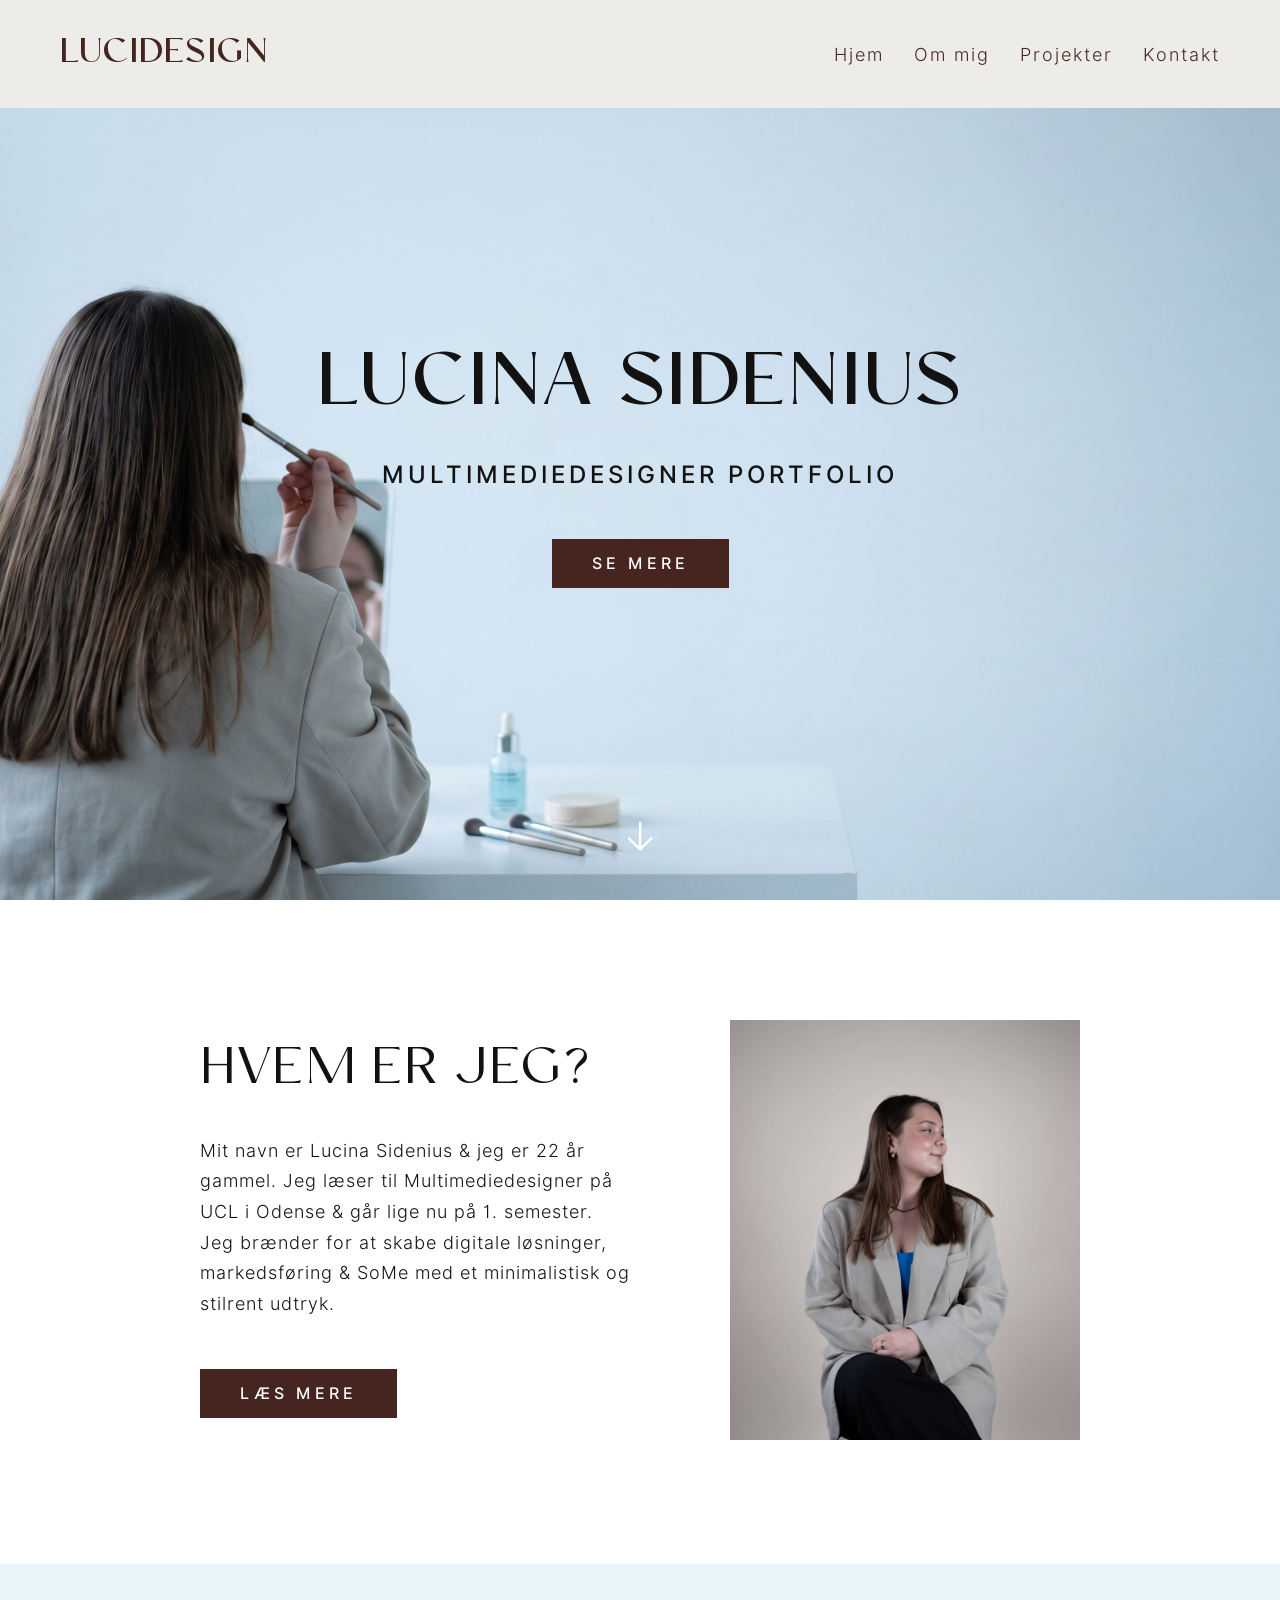
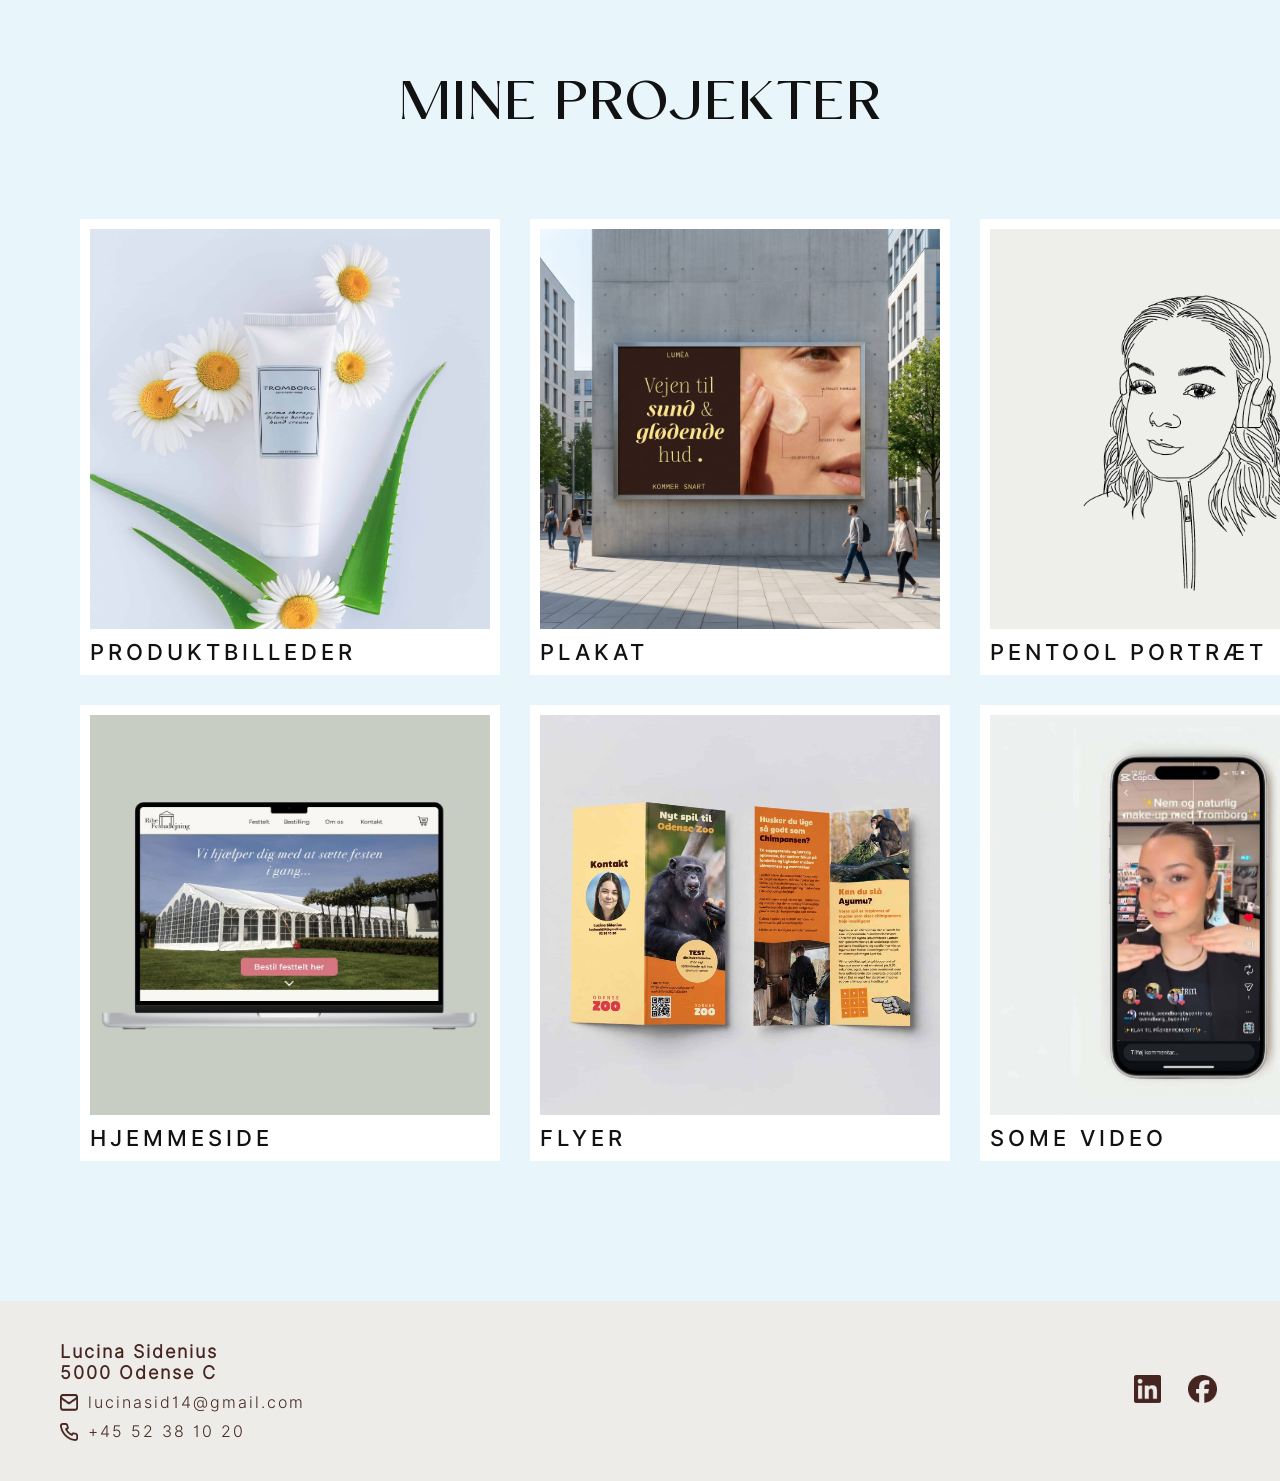
<file: index.html>
<!DOCTYPE html>
<html lang="da">
<head>
    <meta charset="UTF-8">
    <meta name="viewport" content="width=device-width, initial-scale=1.0">
    <title>Lucidesign</title>
    <link rel="stylesheet" href="style.css">
</head>
<body>
    <header>
        <nav>
            <a href="index.html" class="header__logo">LUCIDESIGN</a>

            <ul>
                <li><a href="index.html">Hjem</a></li>
                <li><a href="ommig.html">Om mig</a></li>
                <li><a href="projekter.html">Projekter</a></li>
                <li><a href="kontakt.html">Kontakt</a></li>
            </ul>
        </nav>
    </header>


    <main>
    <section class="hero">
        <div class="hero__content">
            <h1>LUCINA SIDENIUS</h1>
            <h2>MULTIMEDIEDESIGNER PORTFOLIO</h2>
            <a href="projekter.html" class="button">SE MERE</a>
        </div>

        <a href="#home-preview" class="hero__scroll-arrow">
        ↓
    </a>
    </section>

    <section class="intro" id="home-preview">
        <div class="intro__content">
            <h2>HVEM ER JEG?</h2>
            <p>Mit navn er Lucina Sidenius & jeg er 22 år gammel. Jeg læser til Multimediedesigner på UCL i Odense & går lige nu på 1. semester. Jeg brænder for at skabe digitale løsninger, markedsføring & SoMe med et minimalistisk og stilrent udtryk.</p>
            <a href="ommig.html" class="button">LÆS MERE</a>
        </div>

        <div class="intro__image">
            <img src="portrætter/profil1.jpg" alt="Lucina">
        </div>
    </section>

    <section class="projects">
        <h2>MINE PROJEKTER</h2>
        <div class="projects__grid">
            <div class="projects__card">
                <a href="projekter.html">
                <img src="projekter/projekt1.jpg" alt="Produktbilleder">
                </a>
                <p>PRODUKTBILLEDER</p>  
            </div>

            <div class="projects__card">
                <a href="projekter.html">
                <img src="projekter/projekt2.jpg" alt="Plakat">
                </a>
                <p>PLAKAT</p>
            </div>

            <div class="projects__card">
                <a href="projekter.html">
                <img src="projekter/pentool.jpg" alt="Pentool Portræt">
                </a>
                <p>PENTOOL PORTRÆT</p>
            </div>

            <div class="projects__card">
                <a href="projekter.html">
                <img src="projekter/hjemmeside.jpg" alt="Hjemmeside">
                </a>
                <p>HJEMMESIDE</p>
            </div>

            <div class="projects__card">
                <a href="projekter.html">
                <img src="projekter/flyer.jpg" alt="Flyer">
                </a>
                <p>FLYER</p>
            </div>

            <div class="projects__card">
                <a href="projekter.html">
                <img src="projekter/some.jpg" alt="Somevideo">
                </a>
                <p>SOME VIDEO</p>
            </div>

        </div>
    </section>
    </main>

<footer>
        <div>
            <h2>Lucina Sidenius</h2>
            <h2>5000 Odense C</h2>
            
           <p class="footer__contact-info">
    <img src="ikoner/mail.png" alt="Mail ikon">
    lucinasid14@gmail.com
</p>

<p class="footer__contact-info">
    <img src="ikoner/tlf.png" alt="Telefon ikon">
    +45 52 38 10 20
</p>
        </div>

<div class="footer__socials">
    <a href="https://www.linkedin.com/in/lucina-sidenius-3572bb222/" target="_blank">
        <img src="ikoner/linkedin.png" alt="LinkedIn">
    </a>

    <a href="https://www.facebook.com/profile.php?id=100013432217667" target="_blank">
        <img src="ikoner/facebook.png" alt="FaceBook">
    </a>
</div>
</footer>
    
</body>
</html>
</file>
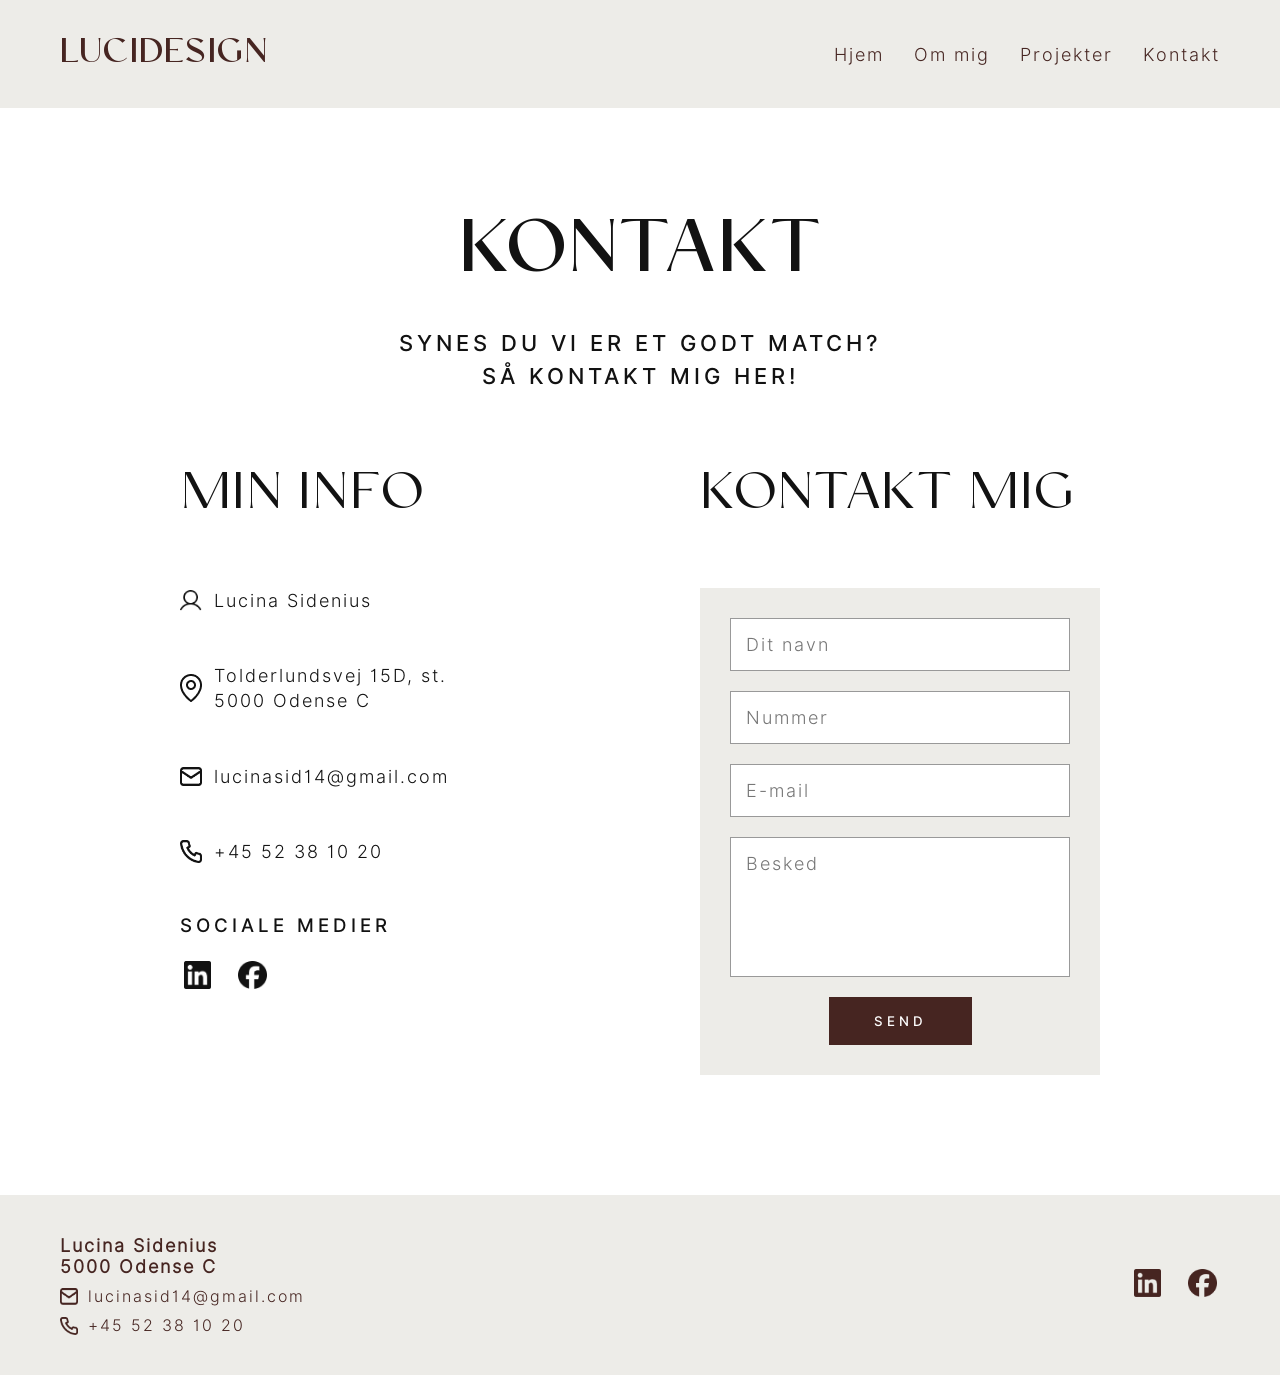
<file: kontakt.html>
<!DOCTYPE html>
<html lang="da">
<head>
    <meta charset="UTF-8">
    <meta name="viewport" content="width=device-width, initial-scale=1.0">
    <title>Lucidesign</title>
    <link rel="stylesheet" href="style.css">
</head>
<body>
    <header>
        <nav>
            <a href="index.html" class="header__logo">LUCIDESIGN</a>

            <ul>
                <li><a href="index.html">Hjem</a></li>
                <li><a href="ommig.html">Om mig</a></li>
                <li><a href="projekter.html">Projekter</a></li>
                <li><a href="kontakt.html">Kontakt</a></li>
            </ul>
        </nav>
    </header>

    <main>
    <section class="contact">
        <h1>KONTAKT</h1>
        <h2>SYNES DU VI ER ET GODT MATCH?<br>SÅ KONTAKT MIG HER!</h2>

        <div class="contact__container">
            <div class="contact__info">
                <h2>MIN INFO</h2>
                 <div class="contact__info-block">
                
                <p class="contact__item">
                    <img src="ikoner/person.png" alt="Person ikon">  
                    Lucina Sidenius
                </p>

                <p class="contact__item">
                    <img src="ikoner/lokation.png" alt="lokation ikon">
                    Tolderlundsvej 15D, st.<br>
                    5000 Odense C
                </p>

                <p class="contact__item">
                    <img src="ikoner/mailsort.png" alt="Mail ikon">
                    lucinasid14@gmail.com
                </p>

                <p class="contact__item">
                    <img src="ikoner/tlfsort.png" alt="Telefon ikon">
                    +45 52 38 10 20
                </p>
            </div>

            <h3 class="contact__social-title">SOCIALE MEDIER</h3>

            <div class="footer__socials">
                <a href="https://www.linkedin.com/in/lucina-sidenius-3572bb222/" target="_blank">
                    <img src="ikoner/insort.png" alt="in ikon">
                </a>

                <a href="https://www.facebook.com/profile.php?id=100013432217667" target="_blank">
                    <img src="ikoner/fbsort.png" alt="fb ikon">
                </a>
            </div>

        </div>

        <div class="contact__form-wrapper">

            <h2>KONTAKT MIG</h2>

            <form class="contact__form">

                <input type="text" placeholder="Dit navn">

                <input type="text" placeholder="Nummer">

                <input type="email" placeholder="E-mail">

                <textarea placeholder="Besked"></textarea>

                <button type="submit">SEND</button>

            </form>

        </div>

        </div>
    </section>
    </main>

     <footer>
        <div>
            <h2>Lucina Sidenius</h2>
            <h2>5000 Odense C</h2>
            
           <p class="footer__contact-info">
    <img src="ikoner/mail.png" alt="Mail ikon">
    lucinasid14@gmail.com
</p>

<p class="footer__contact-info">
    <img src="ikoner/tlf.png" alt="Telefon ikon">
    +45 52 38 10 20
</p>
        </div>

<div class="footer__socials">
    <a href="https://www.linkedin.com/in/lucina-sidenius-3572bb222/" target="_blank">
        <img src="ikoner/linkedin.png" alt="LinkedIn">
    </a>

    <a href="https://www.facebook.com/profile.php?id=100013432217667" target="_blank">
        <img src="ikoner/facebook.png" alt="FaceBook">
    </a>
</div>
</footer>


</body>
</html>
</file>
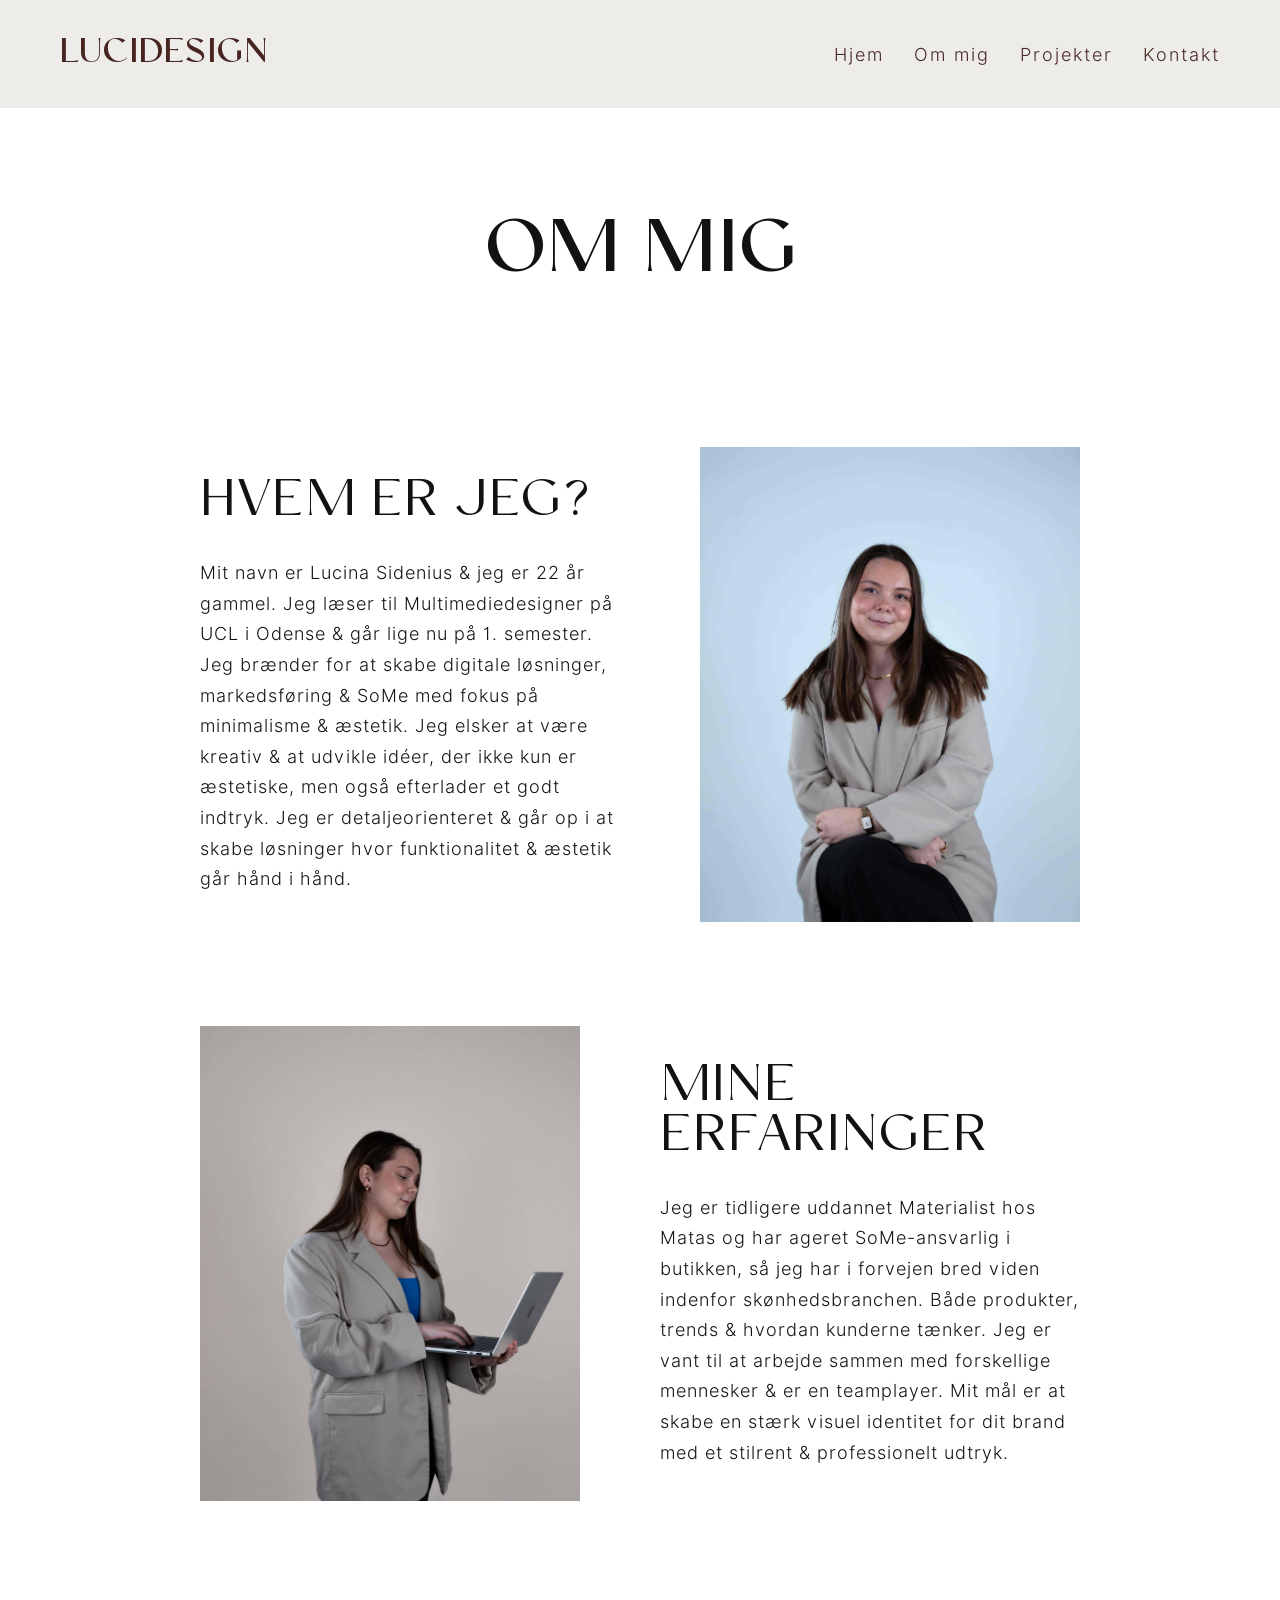
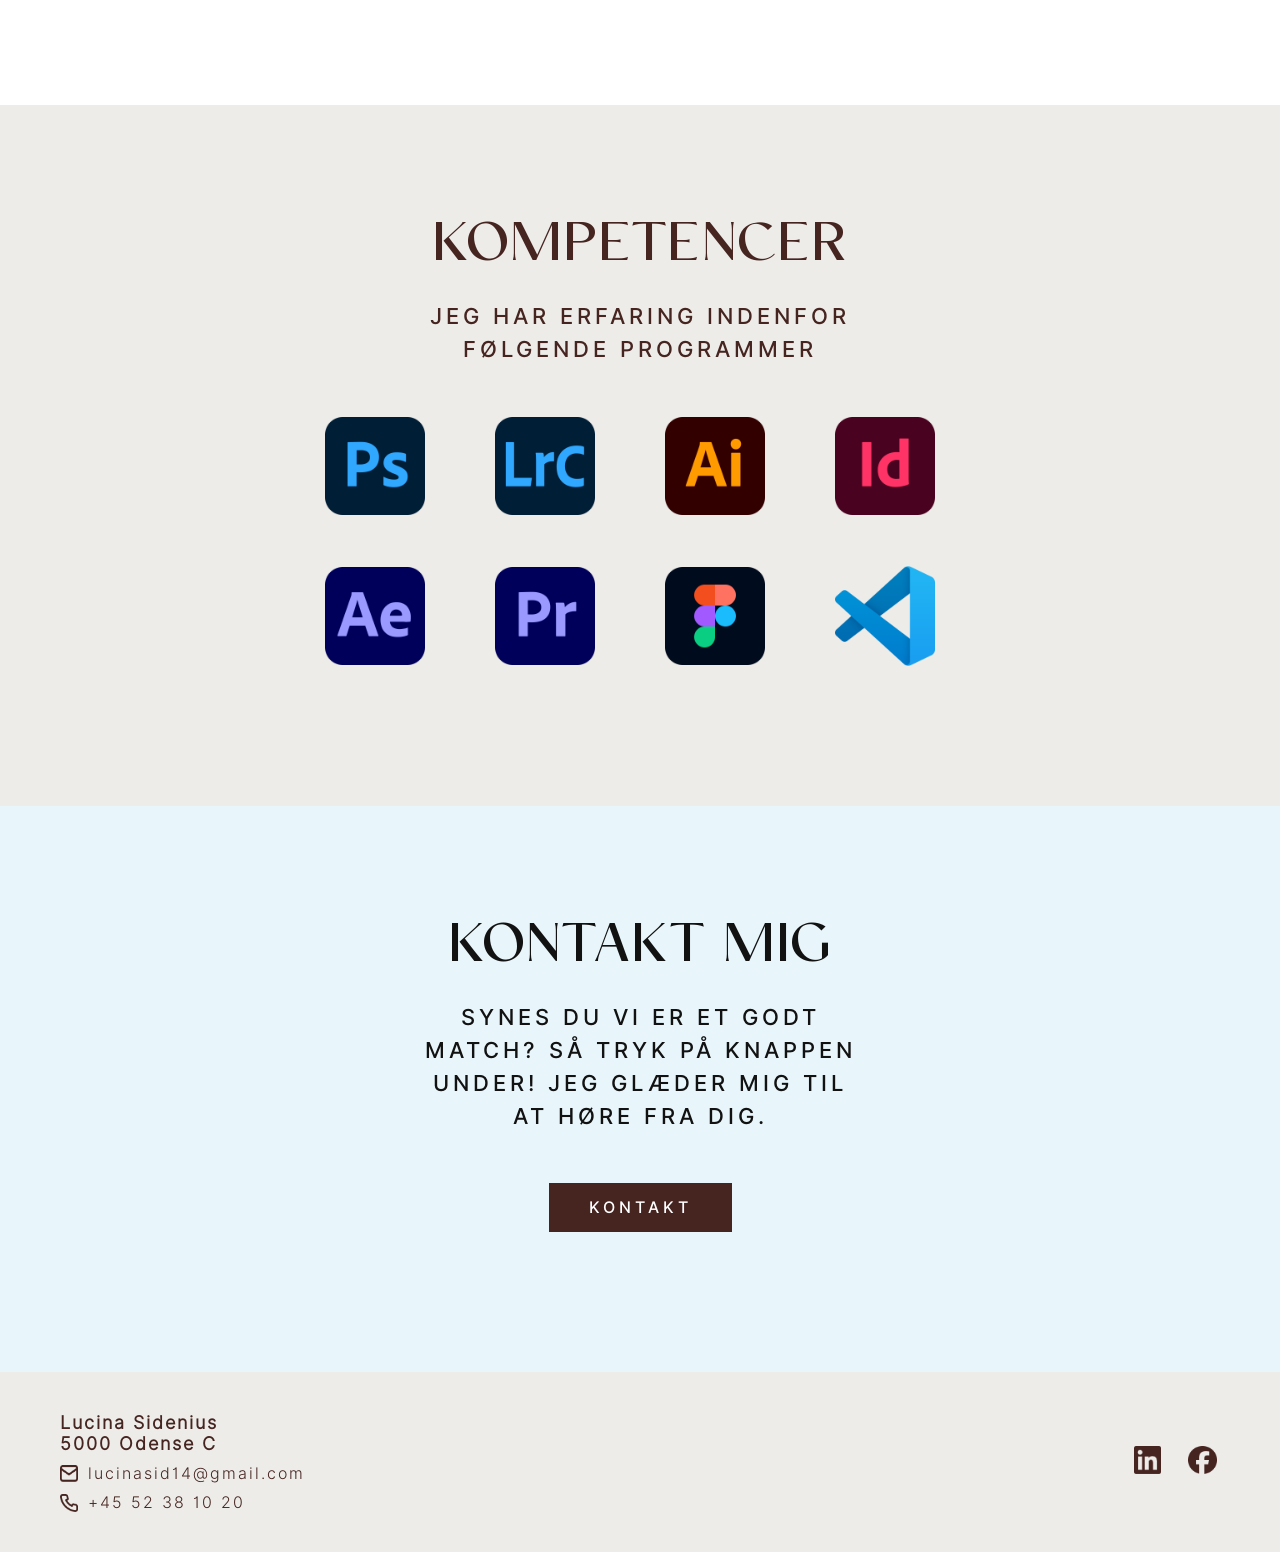
<file: ommig.html>
<!DOCTYPE html>
<html lang="da">
<head>
    <meta charset="UTF-8">
    <meta name="viewport" content="width=device-width, initial-scale=1.0">
    <title>Lucidesign</title>
    <link rel="stylesheet" href="style.css">
</head>
<body>
    <header>
        <nav>
            <a href="index.html" class="header__logo">LUCIDESIGN</a>

            <ul>
                <li><a href="index.html">Hjem</a></li>
                <li><a href="ommig.html">Om mig</a></li>
                <li><a href="projekter.html">Projekter</a></li>
                <li><a href="kontakt.html">Kontakt</a></li>
            </ul>
        </nav>
    </header>

    <main>
    <section class="about">
        <h1 class="about__title">OM MIG</h1>

        <div class="about__section">
            <div class="about__text">
                <h2>HVEM ER JEG?</h2>
                <p>Mit navn er Lucina Sidenius & jeg er 22 år gammel. Jeg læser til Multimediedesigner på UCL i Odense & går lige nu på 1. semester. Jeg brænder for at skabe digitale løsninger, markedsføring & SoMe med fokus på minimalisme & æstetik.
Jeg elsker at være kreativ & at udvikle idéer, der ikke kun er æstetiske, men også efterlader et godt indtryk. Jeg er detaljeorienteret & går op i at skabe løsninger hvor funktionalitet & æstetik går hånd i hånd.</p>
            </div>
            <div class="about__image">
                <img src="portrætter/profil2.jpg" alt="Lucina2">
            </div>
        </div>

        <div class="about__section about__section--reverse">
          <div class="about__text">
                <h2>MINE ERFARINGER</h2>
                <p>Jeg er tidligere uddannet Materialist hos Matas og har ageret SoMe-ansvarlig i butikken, så jeg har i forvejen bred viden indenfor skønhedsbranchen. Både produkter, trends & hvordan kunderne tænker. Jeg er vant til at arbejde sammen med forskellige mennesker & er en teamplayer. 
Mit mål er at skabe en stærk visuel identitet for dit brand med et stilrent & professionelt udtryk.</p>
            </div>

             <div class="about__image"> 
                <img src="portrætter/profil3.jpg" alt="Lucina3">
            </div>
        </div>
    </section>

    <section class="skills">
        <h2>KOMPETENCER</h2>
        <p class="skills__text">JEG HAR ERFARING INDENFOR<br>FØLGENDE PROGRAMMER</p>

        <div class="skills__grid">
            <img src="ikoner/Photoshop.png" alt="Photoshop">
            <img src="ikoner/LightroomClassic.png" alt="Lightroom">
            <img src="ikoner/Illustrator.png" alt="Illustrator">
            <img src="ikoner/InDesign.png" alt="Indesign">

            <img src="ikoner/AfterEffects.png" alt="Aftereffects">
            <img src="ikoner/PremierePro.png" alt="Premierepro">
            <img src="ikoner/Figma.png" alt="Figma">
            <img src="ikoner/code.png" alt="VisualStudio">
        </div>
    </section>

    <section class="contact-cta">
        <h2>KONTAKT MIG</h2>
        <p>SYNES DU VI ER ET GODT<br>MATCH? SÅ TRYK PÅ KNAPPEN<br>UNDER! JEG GLÆDER MIG TIL<br>AT HØRE FRA DIG.
        </p>
        <a href="kontakt.html" class="button">
            KONTAKT
        </a>
    </section>
    </main>

  <footer>
        <div>
            <h2>Lucina Sidenius</h2>
            <h2>5000 Odense C</h2>
            
           <p class="footer__contact-info">
    <img src="ikoner/mail.png" alt="Mail ikon">
    lucinasid14@gmail.com
</p>

<p class="footer__contact-info">
    <img src="ikoner/tlf.png" alt="Telefon ikon">
    +45 52 38 10 20
</p>
        </div>

<div class="footer__socials">
    <a href="https://www.linkedin.com/in/lucina-sidenius-3572bb222/" target="_blank">
        <img src="ikoner/linkedin.png" alt="LinkedIn">
    </a>

    <a href="https://www.facebook.com/profile.php?id=100013432217667" target="_blank">
        <img src="ikoner/facebook.png" alt="FaceBook">
    </a>
</div>
</footer>

</body>
</html>
</file>
<file: style.css>
@font-face {
    font-family: "Conso Medium";
    src: url(Conso/WOFF2/Conso\ Medium.woff2);
    font-weight: 500;
}

@font-face {
    font-family: "Conso Regular";
    src: url(Conso/WOFF2/Conso\ Regular.woff2);
    font-weight: 400;
}


@font-face {
    font-family: "Inter Medium";
    src: url(inter/Inter-Medium.otf);
    font-weight: 500;
}

@font-face {
    font-family: "Inter Light";
    src: url(inter/Inter-Light-BETA.otf);
}

html {
    scroll-behavior: smooth;
}

* {
    margin: 0;
    padding: 0;
    box-sizing: border-box;
}

body {
    font-family: "Inter Light";
    background-color: white;
    color: #121212;
}

nav {
    display: flex;
    justify-content: space-between; /*logoet ryger til venstre og menuen til højre*/
    align-items: center;
    padding: 20px 60px;
    background-color: #edece8;

    position: fixed;
    top: 0;
    width: 100%;
    z-index: 1000;
}

.header__logo {
    font-family: "Conso Medium";
    font-weight: 500;
    font-size: 32px;
    color: #462521;
    text-decoration: none;
    letter-spacing: 0.5px;
}

.header__logo:hover {
    border-bottom: none;
}

nav ul {
    display: flex;
    list-style: none;
    gap: 30px; /*afstand mellem menupunkterne*/
}

nav a {
    text-decoration: none;
    color: #462521;
    font-size: 18px;
    letter-spacing: 2px;
}

nav ul a:hover {
    border-bottom: 1px solid #462521;
}

.hero {
    height: 100vh; /*90% af skærmens højde*/
    background-image: url("portrætter/hero.jpg");
    background-size: cover; /*billedet fylder hele sektionen*/
    background-position: center;
    display: flex;
    justify-content: center;
    align-items: center;
    text-align: center;
    position: relative;
}

.hero__content h1 {
    font-size: 70px;
    font-family: "Conso Medium";
    font-weight: 500;
}

.hero__content h2 {
    font-size: 24px;
    margin-bottom: 50px;
    font-family: "Inter Medium";
    letter-spacing: 4px;
    font-weight: 500;
}

.button {
    display: inline-block;
    background-color: #462521;
    color: white;
    padding: 15px 40px;
    text-decoration: none;
    font-family: "Inter Medium";
    font-weight: 500;
    letter-spacing: 4px;
}

.button:hover {
    background-color: #2f1919;
}

.hero__scroll-arrow {
    position: absolute;
    bottom: 40px;
    left: 50%;
    transform: translateX(-50%);
    font-size: 40px;
    text-decoration: none;
    color: #ffffff;
    animation: bounce 1.8s infinite;
}

@keyframes bounce {
    0%, 100% {
        transform: translateX(-50%) translateY(0);
    }

    50% {
        transform: translateX(-50%) translateY(10px);
    }
}

.intro {
    background-color: white;
    display: flex;
    justify-content: center;
    align-items: center;
    gap: 100px;
    padding: 120px 80px;
}

.intro__content {
    max-width: 430px;
}

.intro__content h2 {
    font-size: 50px;
    margin-bottom: 40px;
    font-family: "Conso Regular";
    font-weight: 400;
    line-height: 1;
}

.intro__content p {
    line-height: 1.7;
    margin-bottom: 50px;
    letter-spacing: 1px;
    font-size: 18px;
}

.intro__image img {
    width: 350px;
    height: 420px;
    object-fit: cover;
}

.projects {
    background-color: #e8f6fb;
    padding: 90px 80px 140px;
}

.projects > h2 {
    text-align: center;
    font-family: "Conso Medium";
    font-weight: 500;
    font-size: 50px;
    margin-bottom: 60px;
}

.projects__grid {
    display: grid;
    grid-template-columns: repeat(3, 1fr);
    gap: 30px;
    background-color: #e8f6fb;
}

.projects__card {
    background-color: white;
    padding: 10px;
    transition:
        transform 0.35s cubic-bezier(0.22, 1, 0.36, 1),
        box-shadow 0.35s cubic-bezier(0.22, 1, 0.36, 1);
}

.projects__card img {
    width: 400px;
    height: 400px;
    display: block;
    object-fit: cover;
}

.projects__card p {
    font-family: "Inter Medium";
    font-weight: 500;
    margin-top: 10px;
    letter-spacing: 4px;
    font-size: 22px;
}

.projects__card:hover {
    transform: scale(1.03);
    box-shadow: 0 18px 32px rgba(0, 0, 0, 0.28)
}

footer {
    background-color: #edece8;
    padding: 40px 60px;
    display: flex;
    justify-content: space-between;
    align-items: center;
    letter-spacing: 2px;
    color: #462521;
}

footer h2 {
    font-size: 18px;
}

.footer__contact-info {
    display: flex;
    align-items: center;
    gap: 10px;
    margin-top: 10px;
}

.footer__contact-info img {
    width: 18px;
    height: 18px;
    object-fit: contain;
}

.footer__socials {
    display: flex;
    gap: 20px;
}

.footer__socials img {
    width: 28px;
    height: 28px;
    object-fit: contain;
}

.about {
    background-color: white;
    padding: 140px 80px 100px;
}

.about__title {
    font-family: "Conso Medium";
    font-weight: 500;
    font-size: 70px;
    text-align: center;
    margin: 40px 0 120px 0;
}

.about__section {
    display: flex;
    align-items: center;
    justify-content: center;
    gap: 80px;
    margin-bottom: 100px;
}

.about__section--reverse {
    flex-direction: row-reverse;
}

.about__text {
    max-width: 420px;
}

.about__text h2 {
    font-size: 50px;
    font-family: "Conso Regular";
    font-weight: 400;
    margin-bottom: 30px;
    line-height: 1;
}

.about__text p {
    font-size: 18px;
    line-height: 1.7;
    letter-spacing: 1px;
}

.about__image img {
    width: 380px;
    height: 475px;
    object-fit: cover;
}

.skills {
    background-color: #edece8;
    padding: 90px 80px 140px;
    text-align: center;
}

.skills h2 {
    font-family: "Conso Medium";
    font-weight: 500;
    font-size: 50px;
    color: #462521;
}

.skills__text {
    font-family: "Inter Medium";
    font-weight: 500;
    font-size: 22px;
    letter-spacing: 4px;
    line-height: 1.5;
    text-align: center;
    color: #462521;
    margin-bottom: 50px;
}

.skills__grid {
    display: grid;
    grid-template-columns: repeat(4, 120px);
    justify-content: center;
    gap: 50px;
}

.skills__grid img {
    width: 100px;
    height: 100px;
    object-fit: contain;
}

.contact-cta {
    background-color: #e8f6fb;
    padding: 90px 80px 140px;
    text-align: center;
}

.contact-cta h2 {
    font-family: "Conso Medium";
    font-weight: 500;
    font-size: 50px;
}

.contact-cta p {
    font-family: "Inter Medium";
    font-weight: 500;
    font-size: 22px;
    letter-spacing: 4px;
    line-height: 1.5;
    text-align: center;
    color: #121212;
    margin-bottom: 50px;
}

.projects-page {
    background-color: white;
    padding: 180px 60px 100px;
}

.projects-page h1 {
    font-family: "Conso Medium";
    font-weight: 500;
    font-size: 70px;
    color: #121212;
    text-align: center;
}

.projects-page p {
    font-family: "Inter Medium";
    font-weight: 500;
    font-size: 22px;
    letter-spacing: 4px;
    line-height: 1.5;
    text-align: center;
    color: #121212;
    margin-bottom: 50px;
}

.projects__card--detailed {
    background-color: white;
    padding: 10px;
    display: flex;
    flex-direction: column;
    height: 100%;
    transition:
        transform 0.35s cubic-bezier(0.22, 1, 0.36, 1),
        box-shadow 0.35s cubic-bezier(0.22, 1, 0.36, 1);
}

.projects__card--detailed:hover {
    transform: scale(1.03);
    box-shadow: 0 18px 32px rgba(0, 0, 0, 0.28)
}

.projects__card--detailed img {
    width: 400px;
    height: 400px;
    display: block;
    object-fit: cover;
}

.projects__card--detailed h2 {
    font-family: "Inter Medium";
    font-weight: 500;
    font-size: 22px;
    margin-top: 10px;
    margin-bottom: 1px;
    letter-spacing: 4px;
    text-align: left;
}

.projects__card--detailed p {
    font-family: "Inter Light";
    margin-top: 10px;
    margin-bottom: 30px;
    letter-spacing: 1px;
    text-align: left;
    font-size: 18px;
    gap: 15px;
}

.projects__button {
    align-self: center;
    margin-top: auto;
    display: inline-block;
    text-decoration: none;
    border: 1px solid #462521;
    color: #462521;
    padding: 15px 35px;
    font-family: "Inter Medium";
    font-weight: 500;
    letter-spacing: 4px;
    margin-bottom: 30px;
}

.projects__button:hover {
    background-color: #462521;
    color: white;
}

 .popup {
    position: fixed; /*popuppen ligger ovenpå hele siden*/
    inset: 0; /*popuppen fylder hele skærmen*/
    width: 100vw;
    height: 100vh;
    background: rgba(0,0,0,0.75); /*mørk gennemsigtig baggrund*/
    display: flex;
    justify-content: center;
    align-items: center;
    opacity: 0; /*popup usynlig indtil man trykker på læs mere*/
    visibility: hidden; /*popuppen kan ikke klikkes på*/
    transition: 0.3s; /*pop uppen fader blødt ind*/
    z-index: 99999; /*virker kun med position og er en pritoritering for hvor langt fremme på siden den er*/
    overflow-y: auto; /*scroller vises kun hvis nødvendigt fx hvis popuppen bliver for høj*/
    padding: 30px;
}

.popup:target {
    opacity: 1;
    visibility: visible; /*nu bliver pop uppen synlig hvis man klikker på læs mere*/ 
}

.popup:target {
    opacity: 1;
    visibility: visible;
}


.popup__content {
    position: relative; /*Position: relative bruges til at skabe et referencepunkt for elementer med position: absolute. I min popup bruger jeg det, så luk-knappen kan placeres korrekt inde i popup-boksen.*/
    background: #ffffff;
    width: 60vw;
    max-width: 900px;
    padding: 22px;
}


.popup__close {
    position: absolute; /*placeres ift referencepunktet*/
    top: 18px;
    right: 18px;
    width: 46px;
    height: 46px;
    background: white;
    border-radius: 50%;
    display: flex;
    justify-content: center;
    align-items: center;
    text-decoration: none;
    color: #121212;
    font-size: 34px;
    line-height: 1;
    z-index: 999999;
}

.slider {
    position: relative;
    overflow: hidden;
    width: 100%;
}

.slider__track {
    display: flex;
    transition: transform 0.4s ease;
}

.slider__track img {
    width: 100%; /*fylder hele sliderens bredde*/
    flex-shrink: 0; /*billedet må ikke krympe*/
    max-height: 68vh; /* må maks fylde 68% af skærmens højde*/
    object-fit: contain; /*hele billedet skal kunne ses uden at blive beskåret*/
}

.slider__button {
    position: absolute; /*pilen placeres ovenpå slideren*/
    top: 50%; /*pilen starter midt på slideren lodret*/
    transform: translateY(-50%); /*flytter pilen lidt op så den centrere præcist*/
    background: transparent;
    border: none;
    color: #ffffff;
    font-size: 70px;
    font-weight: 300;
    font-family: "Inter Light";
    cursor: pointer; /*bliver en hånd ved hover*/
    z-index: 10; /*pilen ligger ovenpå billederne*/
    transition: opacity 0.3s ease;
    line-height: 1;
}

.slider__button:hover {
    opacity: 0.5;
}

.slider__button--prev {
    left: 10px;
}

.slider__button--next {
    right: 10px;
}

.popup__image {
    width: 100%;
    max-height: 68vh;
    object-fit: contain;
    display: block;
    margin: 0 auto 18px auto; 
}


.popup__text {
    padding-top: 18px;
}

.popup__text h2 {
    font-family: "Inter Medium";
    font-weight: 500;
    font-size: 22px;
    letter-spacing: 4px;
    margin-bottom: 10px;
}

.popup__text p {
    font-family: "Inter Light";
    font-size: 18px;
    line-height: 1.6;
    letter-spacing: 1px;
}

.popup__video { /*containeren omkring videoen*/
    display: flex;
    justify-content: center;
}

.popup__video video { /*min mp 4 video*/
    width: 100%;
    max-width: 1000px;
    max-height: 75vh;
    display: block;
    object-fit: contain;
    border-radius: 10px;
}

.popup__content--video {
    width: 70vw;
    max-width: 1200px;
}

.popup__video iframe { /*reel*/
    width: 320px;
    height: 570px;
    border: none;
    overflow: hidden;
}


.contact {
    padding: 180px 80px 120px;
    background-color: white;
}

.contact h1 {
    font-family: "Conso Medium";
    font-weight: 500;
    font-size: 70px;
    text-align: center;
}

.contact > h2 {
   font-family: "Inter Medium";
   font-weight: 500;
    font-size: 22px;
    letter-spacing: 4px;
    line-height: 1.5;
    text-align: center;
    color: #121212;
    margin-bottom: 50px; 
}


.contact__container {
    display: flex;
    justify-content: center;
    gap: 120px;
    align-items: flex-start;
}

.contact__info,
.contact__form-wrapper {
    width: 400px;
}

.contact__info p {
    font-family: "Inter Light";
    letter-spacing: 2px;
    text-align: left;
    font-size: 18px;
    line-height: 1.4;
}

.contact__info h2,
.contact__form-wrapper h2 {
    font-family: "Conso Regular";
    font-weight: 400;
    font-size: 50px;
    margin-bottom: 40px;
}

.contact__info-block {
    display: flex;
    flex-direction: column;
    gap: 50px;
}

.contact__item {
    display: flex;
    align-items: center;
    gap: 12px;
}

.contact__item img {
    width: 22px;
}

.contact__social-title {
    margin-top: 50px;
    margin-bottom: 25px;
    letter-spacing: 4px;
    font-family: "Inter Medium";
    font-weight: 500;
}

.footer__socials {
    display: flex;
    gap: 20px;
}

.footer__socials img {
    width: 35px;
}

.contact__form {
    background-color: #edece8;
    padding: 30px;
    display: flex;
    flex-direction: column;
    gap: 20px;
}

.contact__form input,
.contact__form textarea {
    padding: 15px;
    border: 1px solid #999;
    font-family: "Inter Light";
    font-size: 18px;
    letter-spacing: 2px;
    background-color: white;
}

.contact__form textarea {
    height: 140px;
    resize: none;
}

.contact__form button {
    background-color: #462521;
    color: white;
    border: none;
    padding: 16px 45px;
    font-family: "Inter Medium";
    font-weight: 500;
    letter-spacing: 4px;
    cursor: pointer;
    width: fit-content;
    align-self: center;
}

.contact__form button:hover {
    background-color: #2f1919;
}

@media (max-width: 768px) {

    nav {
        padding: 20px;
        flex-direction: column;
        gap: 20px;
    }

    nav ul {
        gap: 15px;
        flex-wrap: wrap;
        justify-content: center;
    }

    .hero {
    background-position: 30% center;
    padding: 0 20px;
}

    .about__title,
    .projects-page h1,
    .contact h1 {
        font-size: 40px;
    }

    .hero__content {
        max-width: 100%;
        padding: 0 10px;
    }

    .hero__content h1 {
        font-size: 34px;
        line-height: 1.1;
    }

    .hero__content h2 {
        font-size: 16px;
        line-height: 1.4;
    }


    .about__text h2,
    .contact__info h2,
    .contact__form-wrapper h2,
    .skills h2,
    .projects > h2,
    .intro__content h2,
    .contact-cta h2 {
        font-size: 30px !important;
    }


    .skills__text,
    .contact h2,
    .projects-page p,
    .contact-cta p {
        font-size: 18px;
        letter-spacing: 2px;
    }

    .projects__card--detailed h2,
    .projects__card p {
    font-size: 20px;
}

    .intro,
    .about__section,
    .contact__container {
        flex-direction: column;
        text-align: center;
    }

    .intro__content,
    .about__text,
    .contact__info,
    .contact__form-wrapper {
        max-width: 100%;
        width: 100%;
    }

    .projects__grid {
        grid-template-columns: 1fr;
    }

    .projects__card img,
    .projects__card--detailed img,
    .about__image img,
    .intro__image img {
        width: 100%;
        height: 300px;
        object-fit: cover;
    }

    .skills__grid {
        grid-template-columns: repeat(4, 70px);
        justify-content: center;
        gap: 15px;
    }

    .skills__grid img {
        width: 75px;
        height: 75px;
        object-fit: contain;
    }

    footer {
        flex-direction: column;
        gap: 30px;
        text-align: center;
    }

    .footer__contact-info {
        justify-content: center;
    }

    .contact__item {
        justify-content: center;
    }

    .footer__socials {
        justify-content: center;
    }


    .projects,
    .about,
    .contact,
    .projects-page,
    .skills,
    .contact-cta {
        padding-left: 25px;
        padding-right: 25px;
    }

    .contact__form {
        width: 100%;
    }

    .intro__content p,
    .about__text p,
    .contact__info p {
    font-size: 16px;
    line-height: 1.6;
    letter-spacing: 1px;
}

  .popup {
    padding: 16px;
    }

    .popup__content {
        width: 90vw;
        max-height: 85vh;
        overflow-y: auto;
        padding: 18px;
}

    .popup__image {
        max-height: none;
    }

   .popup__text h2 {
    font-size: 16px;
    letter-spacing: 4px;
    margin-bottom: 10px;
}

.popup__text p {
    font-size: 13px;
    line-height: 1.5;
    letter-spacing: 1px;
}

    .popup__close {
        font-size: 32px;
    }

    .popup__video iframe {
        width: 240px;
        height: 430px;
}
}

@media (min-width: 768px) and (max-width: 1023px) {

    .projects__grid {
        grid-template-columns: repeat(2, 1fr);
    }

    .projects__card img,
    .projects__card--detailed img {
        width: 100%;
        height: 300px;
    }

    .intro,
    .about__section,
    .contact__container {
        gap: 40px;
        padding: 80px 40px;
    }

    .hero__content h1 {
        font-size: 55px;
    }

    .hero__content h2 {
        font-size: 20px;
    }

    nav {
        padding: 20px 40px;
    }

   .intro,
    .about__section,
    .contact__container {
        flex-direction: column;
        align-items: center;
        text-align: center;
        gap: 50px;
    }

    .about__section {
    margin-bottom: 10px;
}

    .intro__content,
    .about__text,
    .contact__info,
    .contact__form-wrapper {
        width: 100%;
        max-width: 700px;
    }

    .footer__contact-info,
    .contact__item,
    .footer__socials {
        justify-content: center;
    }

    
    .contact__info p {
        text-align: center;
    }

    footer {
    flex-direction: column;
    align-items: center;
    text-align: center;
    gap: 25px;
}

.footer__contact-info img {
    display: block;
}

.popup__content {
    width: 82vw;
    max-width: 900px;
    padding: 24px;
}

.popup__content--video {
    width: 82vw;
     max-width: 1000px;
}

.popup__image {
    width: 100%;
    max-height: 60vh;
    object-fit: contain;
}

.popup__video video {
    width: 100%;
    max-width: 700px;
    max-height: 60vh;
}

.popup__video iframe {
    width: 300px;
    height: 540px;
}

.popup__text h2 {
    font-size: 22px;
    letter-spacing: 4px;
}

.popup__text p {
    font-size: 16px;
    line-height: 1.6;
}
}
</file>
